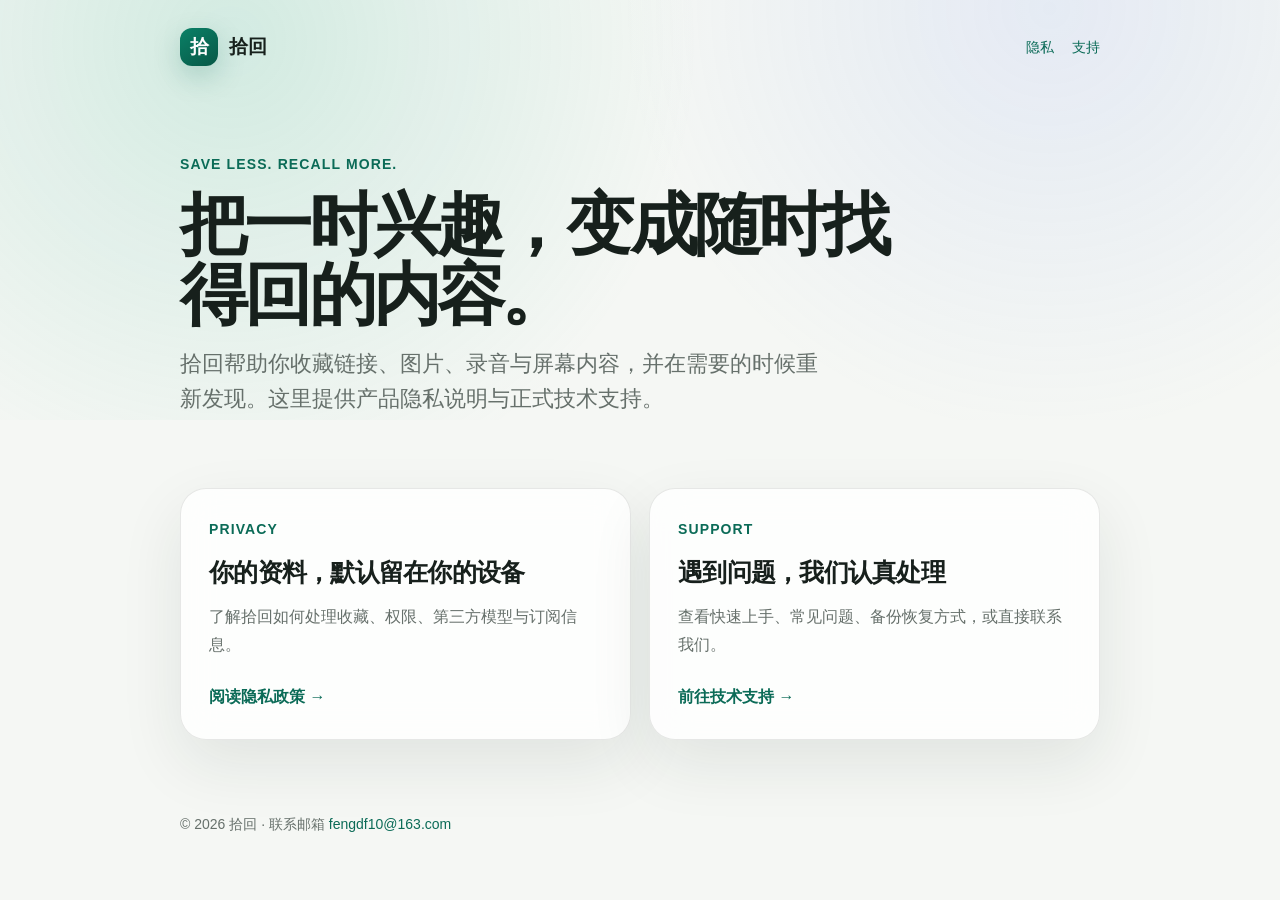
<file: index.html>
<!doctype html><html lang="zh-CN"><head><meta charset="utf-8"><meta name="viewport" content="width=device-width,initial-scale=1"><meta name="description" content="拾回 App 官方隐私政策与技术支持"><title>拾回 · 官方支持</title><link rel="stylesheet" href="assets/style.css"></head><body>
<header><div class="wrap nav"><a class="brand" href="./"><span class="mark">拾</span>拾回</a><nav class="links"><a href="privacy/">隐私</a><a href="support/">支持</a></nav></div></header>
<main class="wrap"><section class="hero"><div class="eyebrow">Save less. Recall more.</div><h1>把一时兴趣，变成随时找得回的内容。</h1><p class="lead">拾回帮助你收藏链接、图片、录音与屏幕内容，并在需要的时候重新发现。这里提供产品隐私说明与正式技术支持。</p></section>
<section class="cards"><article class="card"><div class="eyebrow">Privacy</div><h2>你的资料，默认留在你的设备</h2><p>了解拾回如何处理收藏、权限、第三方模型与订阅信息。</p><a href="privacy/">阅读隐私政策 →</a></article><article class="card"><div class="eyebrow">Support</div><h2>遇到问题，我们认真处理</h2><p>查看快速上手、常见问题、备份恢复方式，或直接联系我们。</p><a href="support/">前往技术支持 →</a></article></section></main>
<footer><div class="wrap">© 2026 拾回 · 联系邮箱 <a href="mailto:fengdf10@163.com">fengdf10@163.com</a></div></footer></body></html>
</file>
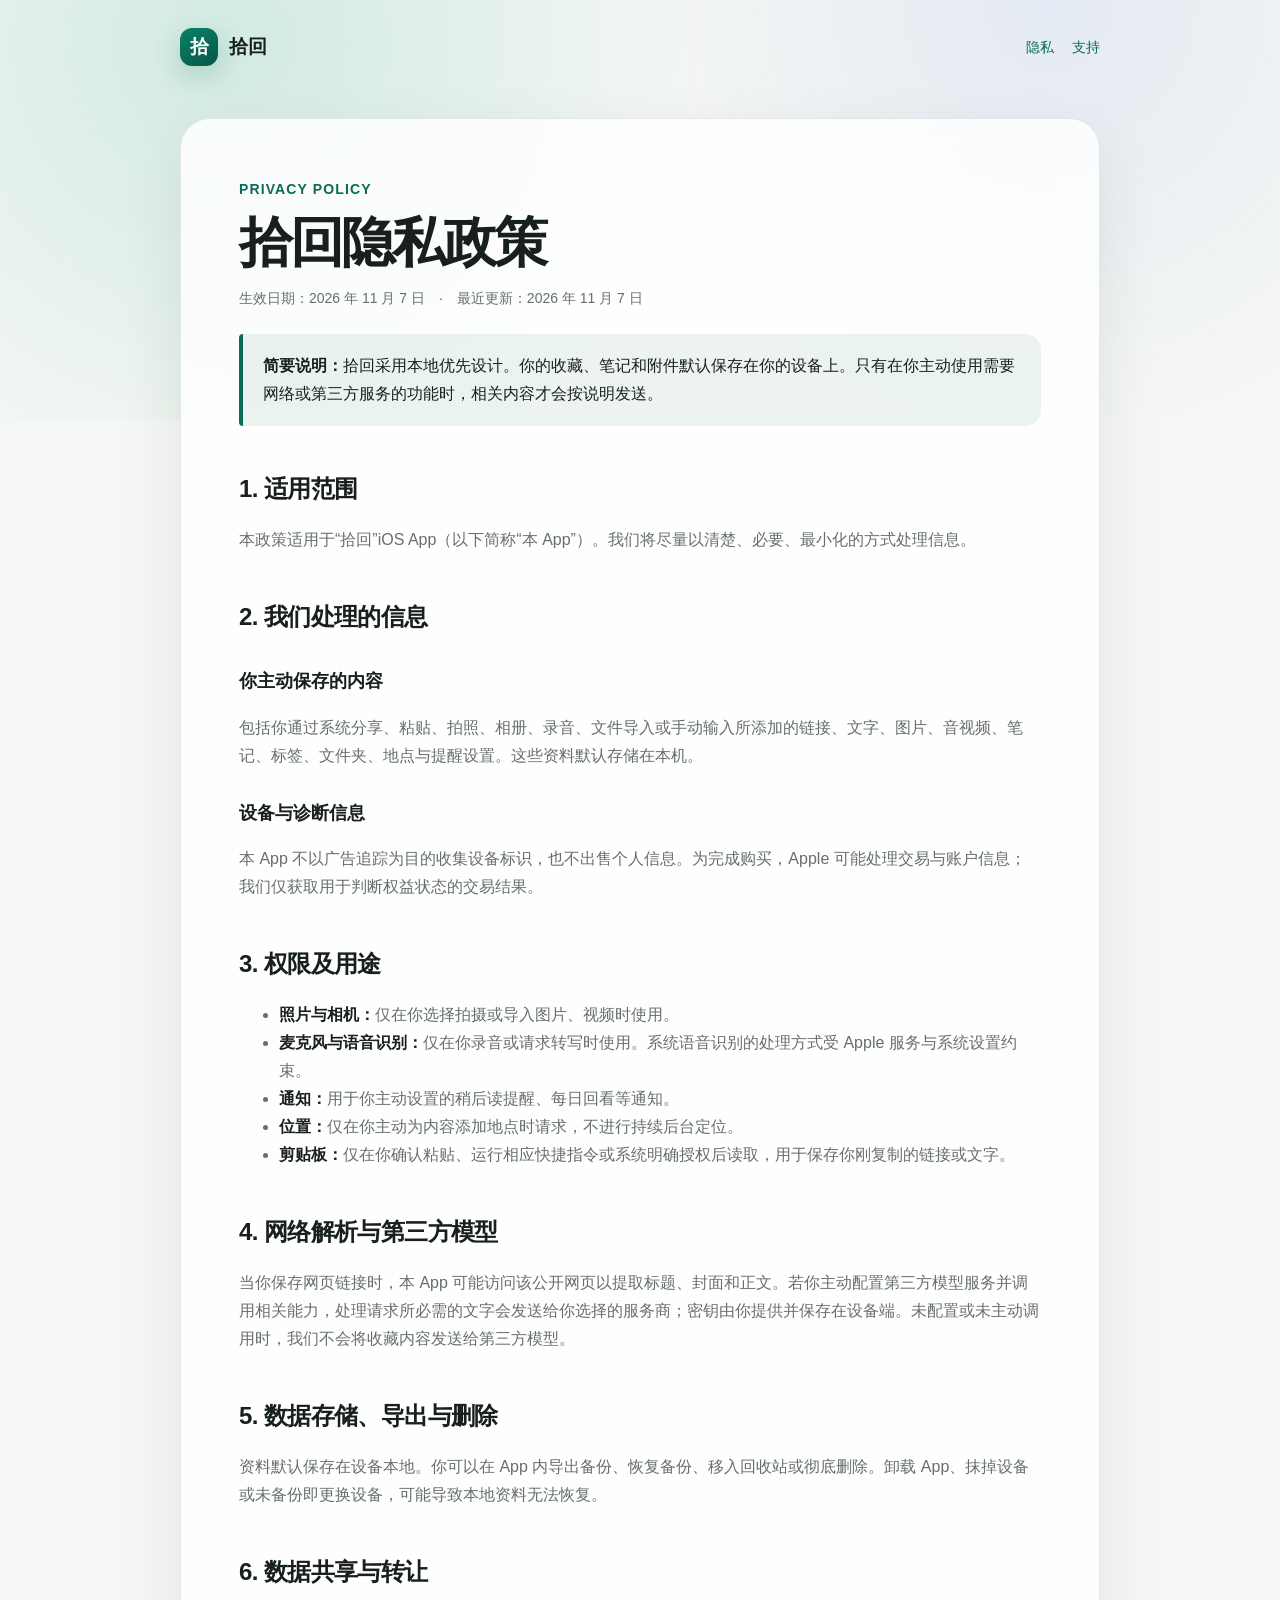
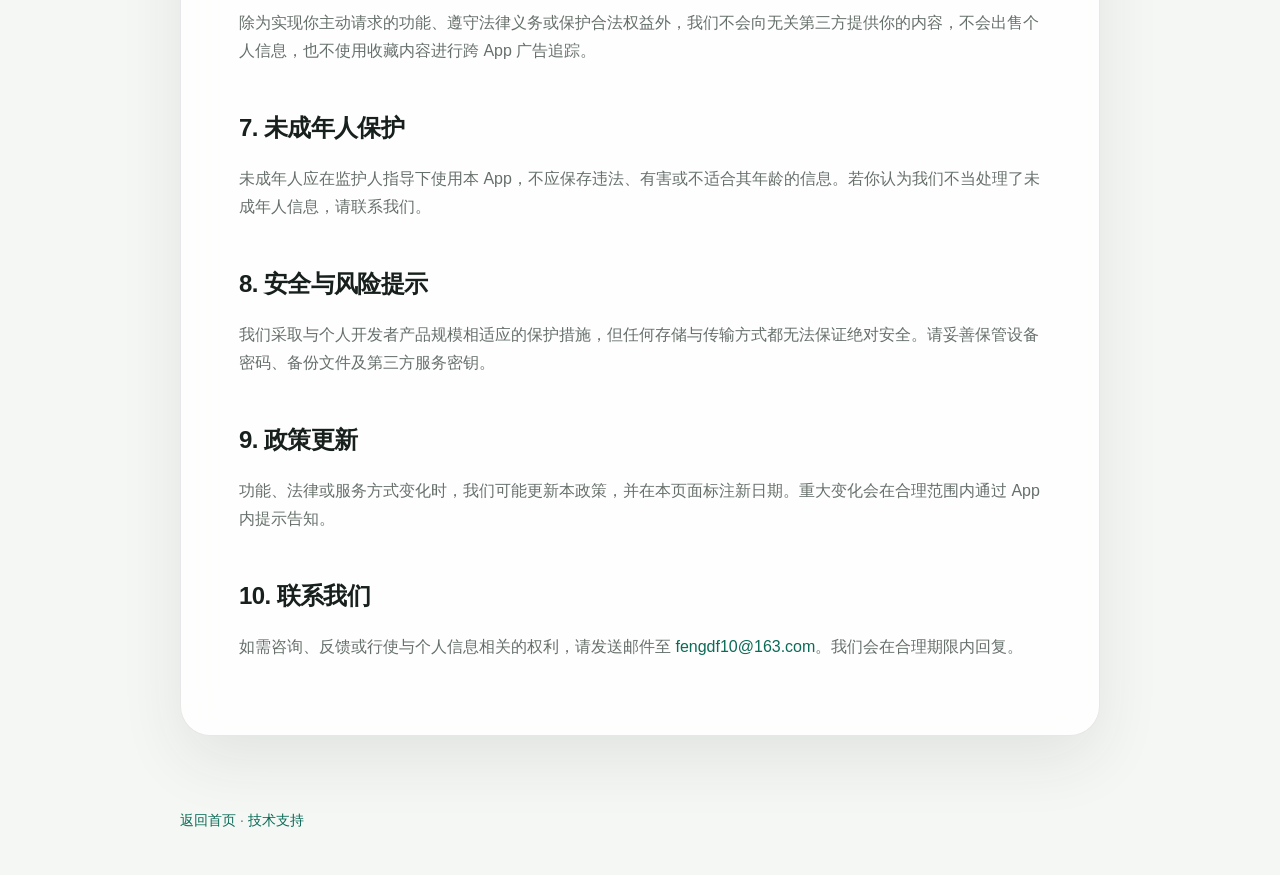
<file: privacy/index.html>
<!doctype html><html lang="zh-CN"><head><meta charset="utf-8"><meta name="viewport" content="width=device-width,initial-scale=1"><meta name="description" content="拾回 App 隐私政策"><title>隐私政策 · 拾回</title><link rel="stylesheet" href="../assets/style.css"></head><body>
<header><div class="wrap nav"><a class="brand" href="../"><span class="mark">拾</span>拾回</a><nav class="links"><a href="../privacy/">隐私</a><a href="../support/">支持</a></nav></div></header>
<main class="wrap"><article class="document"><div class="eyebrow">Privacy Policy</div><h1>拾回隐私政策</h1><p class="meta">生效日期：2026 年 11 月 7 日　·　最近更新：2026 年 11 月 7 日</p>
<div class="notice"><strong>简要说明：</strong>拾回采用本地优先设计。你的收藏、笔记和附件默认保存在你的设备上。只有在你主动使用需要网络或第三方服务的功能时，相关内容才会按说明发送。</div>
<h2>1. 适用范围</h2><p>本政策适用于“拾回”iOS App（以下简称“本 App”）。我们将尽量以清楚、必要、最小化的方式处理信息。</p>
<h2>2. 我们处理的信息</h2><h3>你主动保存的内容</h3><p>包括你通过系统分享、粘贴、拍照、相册、录音、文件导入或手动输入所添加的链接、文字、图片、音视频、笔记、标签、文件夹、地点与提醒设置。这些资料默认存储在本机。</p>
<h3>设备与诊断信息</h3><p>本 App 不以广告追踪为目的收集设备标识，也不出售个人信息。为完成购买，Apple 可能处理交易与账户信息；我们仅获取用于判断权益状态的交易结果。</p>
<h2>3. 权限及用途</h2><ul><li><strong>照片与相机：</strong>仅在你选择拍摄或导入图片、视频时使用。</li><li><strong>麦克风与语音识别：</strong>仅在你录音或请求转写时使用。系统语音识别的处理方式受 Apple 服务与系统设置约束。</li><li><strong>通知：</strong>用于你主动设置的稍后读提醒、每日回看等通知。</li><li><strong>位置：</strong>仅在你主动为内容添加地点时请求，不进行持续后台定位。</li><li><strong>剪贴板：</strong>仅在你确认粘贴、运行相应快捷指令或系统明确授权后读取，用于保存你刚复制的链接或文字。</li></ul>
<h2>4. 网络解析与第三方模型</h2><p>当你保存网页链接时，本 App 可能访问该公开网页以提取标题、封面和正文。若你主动配置第三方模型服务并调用相关能力，处理请求所必需的文字会发送给你选择的服务商；密钥由你提供并保存在设备端。未配置或未主动调用时，我们不会将收藏内容发送给第三方模型。</p>
<h2>5. 数据存储、导出与删除</h2><p>资料默认保存在设备本地。你可以在 App 内导出备份、恢复备份、移入回收站或彻底删除。卸载 App、抹掉设备或未备份即更换设备，可能导致本地资料无法恢复。</p>
<h2>6. 数据共享与转让</h2><p>除为实现你主动请求的功能、遵守法律义务或保护合法权益外，我们不会向无关第三方提供你的内容，不会出售个人信息，也不使用收藏内容进行跨 App 广告追踪。</p>
<h2>7. 未成年人保护</h2><p>未成年人应在监护人指导下使用本 App，不应保存违法、有害或不适合其年龄的信息。若你认为我们不当处理了未成年人信息，请联系我们。</p>
<h2>8. 安全与风险提示</h2><p>我们采取与个人开发者产品规模相适应的保护措施，但任何存储与传输方式都无法保证绝对安全。请妥善保管设备密码、备份文件及第三方服务密钥。</p>
<h2>9. 政策更新</h2><p>功能、法律或服务方式变化时，我们可能更新本政策，并在本页面标注新日期。重大变化会在合理范围内通过 App 内提示告知。</p>
<h2>10. 联系我们</h2><p>如需咨询、反馈或行使与个人信息相关的权利，请发送邮件至 <a href="mailto:fengdf10@163.com">fengdf10@163.com</a>。我们会在合理期限内回复。</p>
</article></main><footer><div class="wrap"><a href="../">返回首页</a> · <a href="../support/">技术支持</a></div></footer></body></html>
</file>
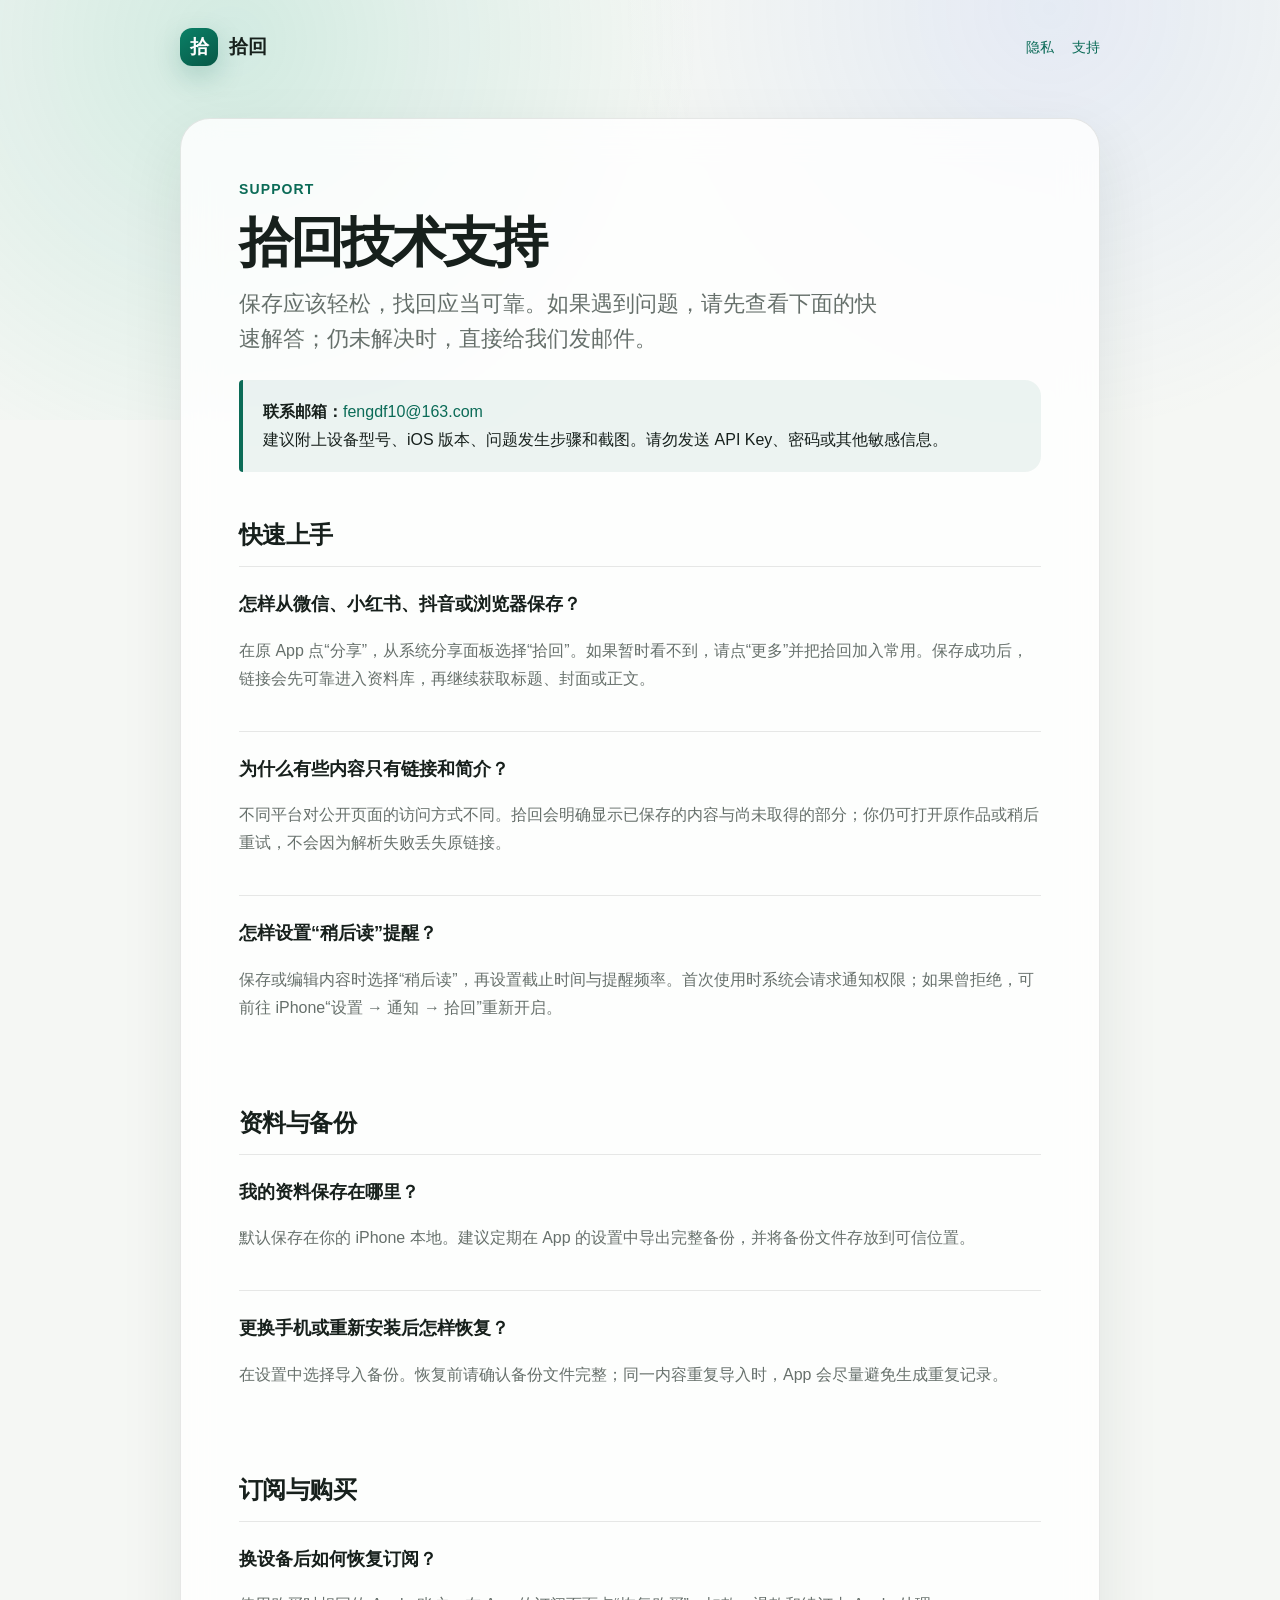
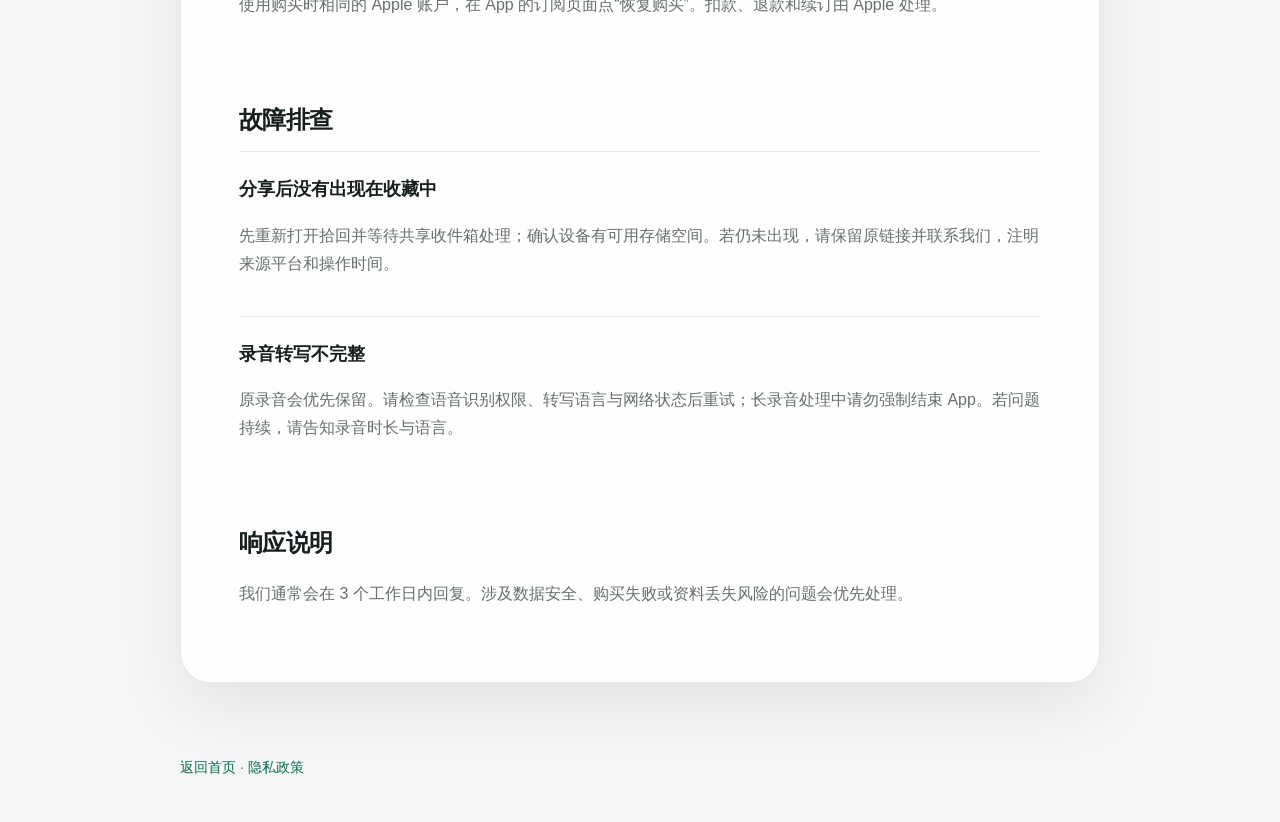
<file: support/index.html>
<!doctype html><html lang="zh-CN"><head><meta charset="utf-8"><meta name="viewport" content="width=device-width,initial-scale=1"><meta name="description" content="拾回 App 技术支持"><title>技术支持 · 拾回</title><link rel="stylesheet" href="../assets/style.css"></head><body>
<header><div class="wrap nav"><a class="brand" href="../"><span class="mark">拾</span>拾回</a><nav class="links"><a href="../privacy/">隐私</a><a href="../support/">支持</a></nav></div></header>
<main class="wrap"><article class="document"><div class="eyebrow">Support</div><h1>拾回技术支持</h1><p class="lead">保存应该轻松，找回应当可靠。如果遇到问题，请先查看下面的快速解答；仍未解决时，直接给我们发邮件。</p>
<div class="notice"><strong>联系邮箱：</strong><a href="mailto:fengdf10@163.com?subject=拾回 App 使用反馈">fengdf10@163.com</a><br>建议附上设备型号、iOS 版本、问题发生步骤和截图。请勿发送 API Key、密码或其他敏感信息。</div>
<h2>快速上手</h2><div class="faq"><h3>怎样从微信、小红书、抖音或浏览器保存？</h3><p>在原 App 点“分享”，从系统分享面板选择“拾回”。如果暂时看不到，请点“更多”并把拾回加入常用。保存成功后，链接会先可靠进入资料库，再继续获取标题、封面或正文。</p></div>
<div class="faq"><h3>为什么有些内容只有链接和简介？</h3><p>不同平台对公开页面的访问方式不同。拾回会明确显示已保存的内容与尚未取得的部分；你仍可打开原作品或稍后重试，不会因为解析失败丢失原链接。</p></div>
<div class="faq"><h3>怎样设置“稍后读”提醒？</h3><p>保存或编辑内容时选择“稍后读”，再设置截止时间与提醒频率。首次使用时系统会请求通知权限；如果曾拒绝，可前往 iPhone“设置 → 通知 → 拾回”重新开启。</p></div>
<h2>资料与备份</h2><div class="faq"><h3>我的资料保存在哪里？</h3><p>默认保存在你的 iPhone 本地。建议定期在 App 的设置中导出完整备份，并将备份文件存放到可信位置。</p></div>
<div class="faq"><h3>更换手机或重新安装后怎样恢复？</h3><p>在设置中选择导入备份。恢复前请确认备份文件完整；同一内容重复导入时，App 会尽量避免生成重复记录。</p></div>
<h2>订阅与购买</h2><div class="faq"><h3>换设备后如何恢复订阅？</h3><p>使用购买时相同的 Apple 账户，在 App 的订阅页面点“恢复购买”。扣款、退款和续订由 Apple 处理。</p></div>
<h2>故障排查</h2><div class="faq"><h3>分享后没有出现在收藏中</h3><p>先重新打开拾回并等待共享收件箱处理；确认设备有可用存储空间。若仍未出现，请保留原链接并联系我们，注明来源平台和操作时间。</p></div>
<div class="faq"><h3>录音转写不完整</h3><p>原录音会优先保留。请检查语音识别权限、转写语言与网络状态后重试；长录音处理中请勿强制结束 App。若问题持续，请告知录音时长与语言。</p></div>
<h2>响应说明</h2><p>我们通常会在 3 个工作日内回复。涉及数据安全、购买失败或资料丢失风险的问题会优先处理。</p>
</article></main><footer><div class="wrap"><a href="../">返回首页</a> · <a href="../privacy/">隐私政策</a></div></footer></body></html>
</file>
<file: assets/style.css>
:root {
  color-scheme: light dark;
  --bg: #f5f7f4;
  --surface: rgba(255,255,255,.82);
  --text: #17201c;
  --muted: #66706b;
  --brand: #0b6b57;
  --line: rgba(23,32,28,.10);
  --shadow: 0 24px 64px rgba(18,42,32,.09);
}
@media (prefers-color-scheme: dark) {
  :root { --bg:#0d1210; --surface:rgba(25,32,29,.88); --text:#f3f7f5; --muted:#a6b0ab; --brand:#78d7bd; --line:rgba(255,255,255,.11); --shadow:none; }
}
* { box-sizing: border-box; }
html { scroll-behavior: smooth; }
body { margin:0; background:var(--bg); color:var(--text); font:16px/1.75 -apple-system,BlinkMacSystemFont,"SF Pro Text","PingFang SC","Noto Sans CJK SC",sans-serif; }
body::before { content:""; position:fixed; inset:0 0 auto; height:420px; z-index:-1; background:radial-gradient(circle at 18% 10%,rgba(55,180,143,.18),transparent 42%),radial-gradient(circle at 82% 2%,rgba(112,147,244,.12),transparent 38%); }
a { color:var(--brand); text-decoration:none; }
a:hover { text-decoration:underline; }
.wrap { width:min(920px,calc(100% - 32px)); margin:auto; }
header { padding:28px 0 14px; }
.nav { display:flex; align-items:center; justify-content:space-between; gap:20px; }
.brand { display:flex; align-items:center; gap:11px; font-size:19px; font-weight:720; letter-spacing:-.02em; color:var(--text); }
.mark { display:grid; place-items:center; width:38px; height:38px; border-radius:12px; color:white; background:linear-gradient(145deg,#0a8167,#075746); box-shadow:0 10px 28px rgba(11,107,87,.22); }
.links { display:flex; gap:18px; font-size:14px; }
.hero { padding:72px 0 38px; }
.eyebrow { color:var(--brand); font-size:14px; font-weight:700; letter-spacing:.08em; text-transform:uppercase; }
h1 { max-width:720px; margin:12px 0 16px; font-size:clamp(38px,7vw,68px); line-height:1.04; letter-spacing:-.055em; }
.lead { max-width:650px; margin:0; color:var(--muted); font-size:clamp(18px,2.7vw,22px); line-height:1.6; }
.cards { display:grid; grid-template-columns:repeat(2,minmax(0,1fr)); gap:18px; margin:34px 0 72px; }
.card,.document { background:var(--surface); border:1px solid var(--line); box-shadow:var(--shadow); backdrop-filter:blur(18px); -webkit-backdrop-filter:blur(18px); }
.card { min-height:220px; padding:28px; border-radius:26px; display:flex; flex-direction:column; }
.card h2 { margin:9px 0 8px; font-size:25px; letter-spacing:-.03em; }
.card p { margin:0 0 24px; color:var(--muted); }
.card a { margin-top:auto; font-weight:650; }
.document { margin:38px 0 72px; padding:clamp(24px,6vw,58px); border-radius:30px; }
.document h1 { font-size:clamp(34px,6vw,54px); }
.document h2 { margin:42px 0 10px; font-size:24px; letter-spacing:-.025em; }
.document h3 { margin:28px 0 8px; font-size:18px; }
.document p,.document li { color:var(--muted); }
.document strong { color:var(--text); }
.meta { color:var(--muted); font-size:14px; }
.notice { margin:24px 0; padding:18px 20px; border-left:4px solid var(--brand); border-radius:4px 16px 16px 4px; background:rgba(11,107,87,.07); }
.faq { border-top:1px solid var(--line); padding:22px 0; }
.faq:last-child { border-bottom:1px solid var(--line); }
.faq h3 { margin:0 0 7px; }
footer { padding:0 0 42px; color:var(--muted); font-size:14px; }
@media (max-width:640px) { .links { gap:12px; } .hero { padding-top:52px; } .cards { grid-template-columns:1fr; } .document { border-radius:24px; } }
</file>
